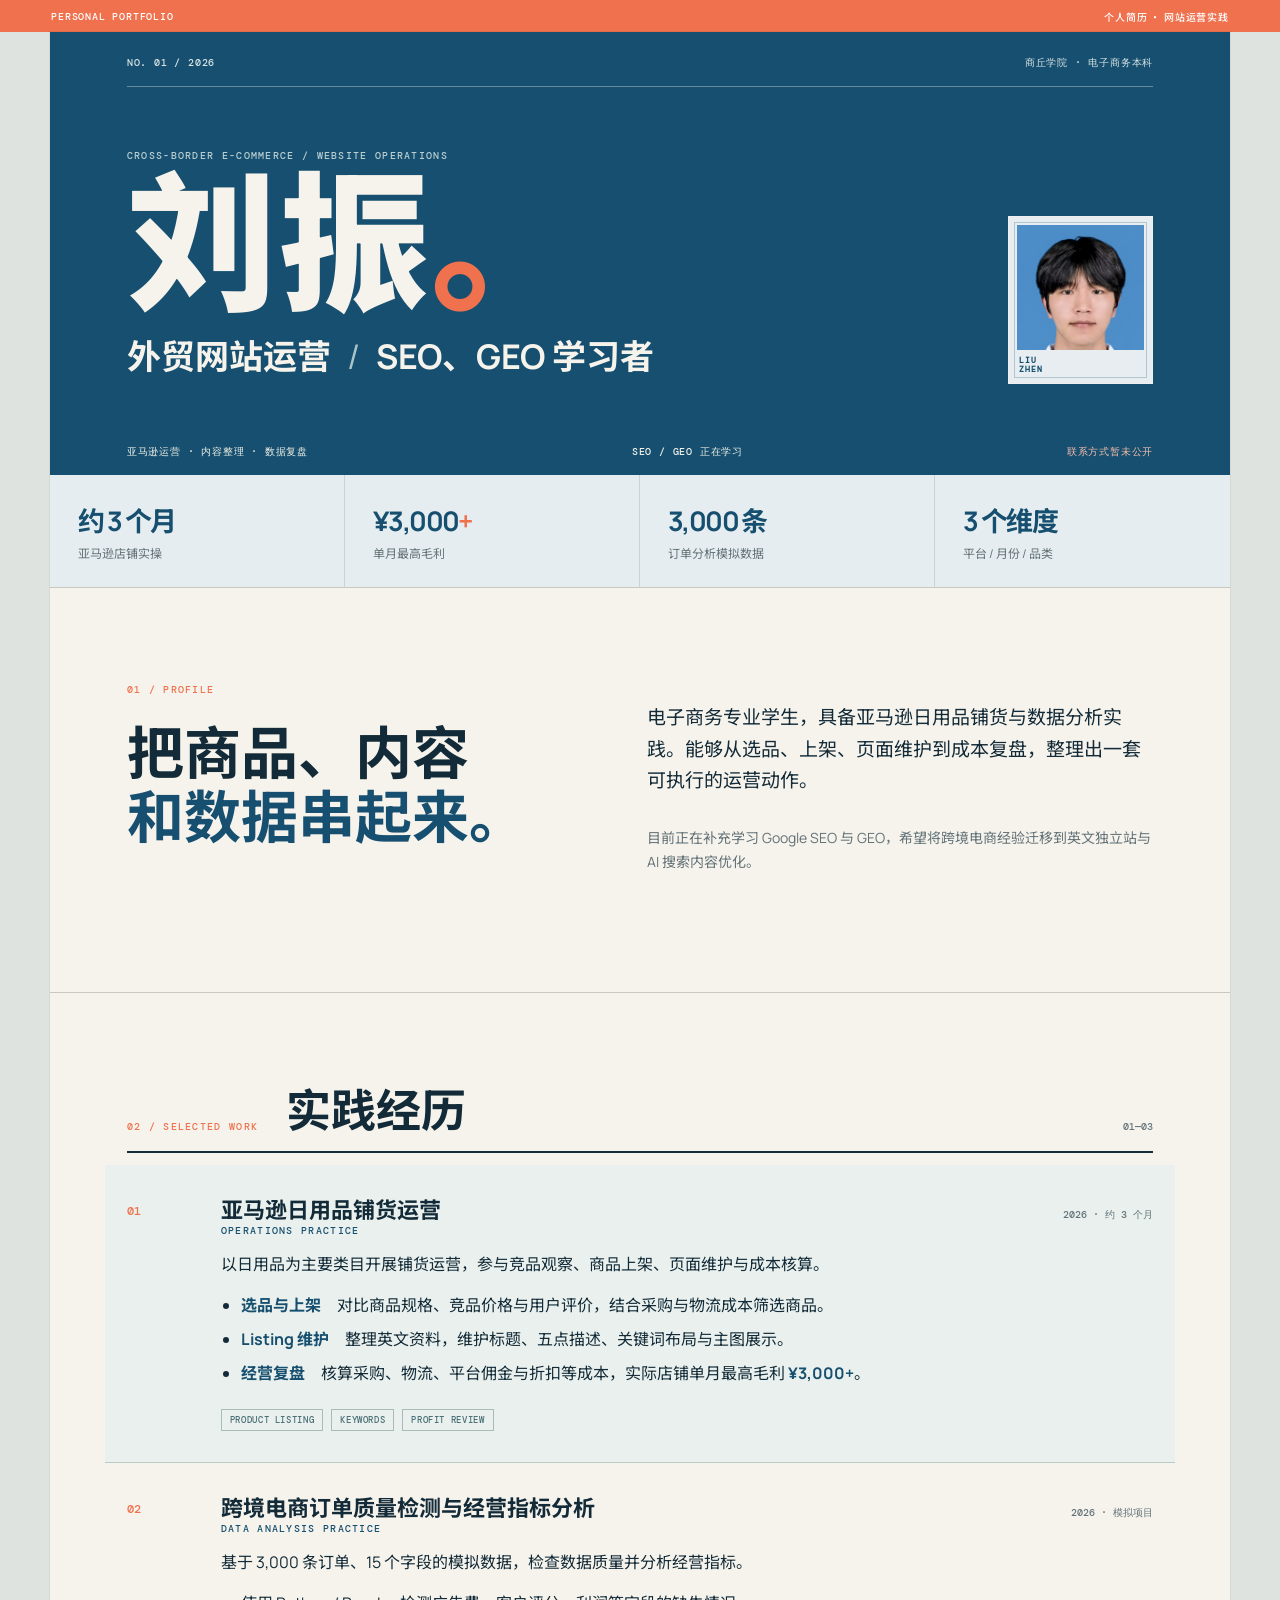
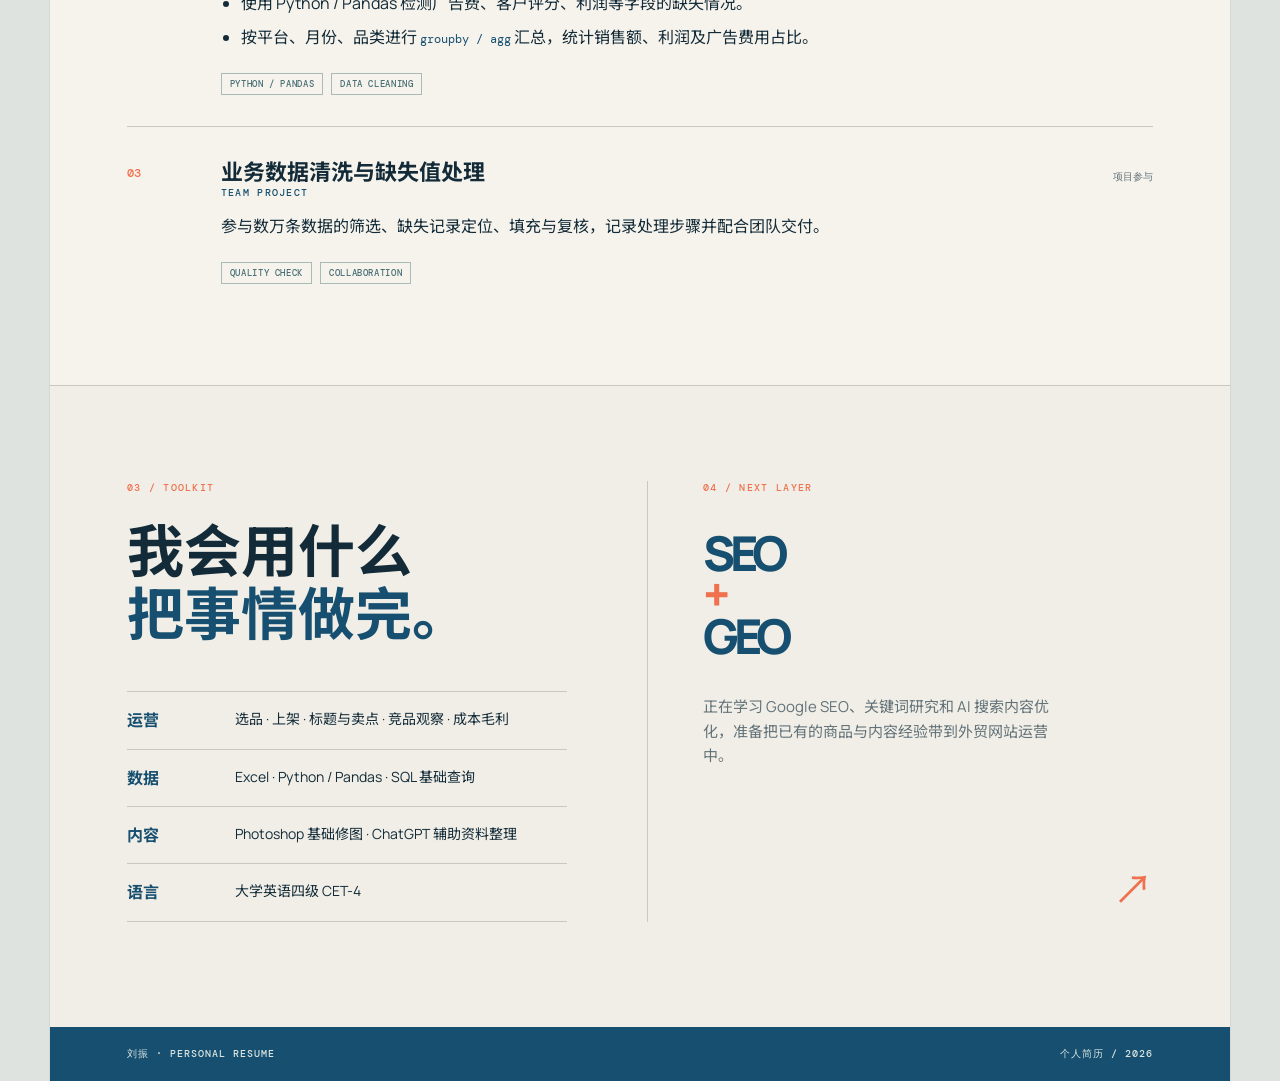
<file: index.html>
<!doctype html>
<html lang="zh-CN"><head><meta charset="utf-8"><meta name="viewport" content="width=device-width, initial-scale=1"><title>刘振｜外贸网站运营 / SEO、GEO 学习者</title><meta name="description" content="刘振的外贸网站运营求职简历，具备亚马逊跨境电商、内容整理与数据分析实践，正在学习 Google SEO 与 GEO。"><link rel="stylesheet" href="resume.css"></head>
<body><div class="draft"><span>PERSONAL PORTFOLIO</span><strong>个人简历 · 网站运营实践</strong></div><main class="page"><header class="masthead"><div class="masthead-top"><span class="issue">NO. 01 / 2026</span><span>商丘学院 · 电子商务本科</span></div><div class="identity"><div><p class="kicker">CROSS-BORDER E-COMMERCE / WEBSITE OPERATIONS</p><h1>刘振<span>。</span></h1><p class="role">外贸网站运营 <i>/</i> SEO、GEO 学习者</p></div><div class="portrait-wrap"><img class="portrait" src="resume-portrait.png" alt="刘振证件照"><small>LIU<br>ZHEN</small></div></div><div class="header-bottom"><span>亚马逊运营 · 内容整理 · 数据复盘</span><span>SEO / GEO 正在学习</span><span class="private">联系方式暂未公开</span></div></header>
<section class="signal-row"><div><strong>约 3 个月</strong><span>亚马逊店铺实操</span></div><div><strong>¥3,000<span>+</span></strong><span>单月最高毛利</span></div><div><strong>3,000 条</strong><span>订单分析模拟数据</span></div><div><strong>3 个维度</strong><span>平台 / 月份 / 品类</span></div></section>
<section class="intro grid"><div><p class="label">01 / PROFILE</p><h2>把商品、内容<br><em>和数据串起来。</em></h2></div><div class="intro-copy"><p>电子商务专业学生，具备亚马逊日用品铺货与数据分析实践。能够从选品、上架、页面维护到成本复盘，整理出一套可执行的运营动作。</p><p class="quiet">目前正在补充学习 Google SEO 与 GEO，希望将跨境电商经验迁移到英文独立站与 AI 搜索内容优化。</p></div></section>
<section class="work"><div class="section-head"><p class="label">02 / SELECTED WORK</p><h2>实践经历</h2><span>01—03</span></div><article class="work-item primary-work"><div class="index">01</div><div><div class="work-title"><h3>亚马逊日用品铺货运营</h3><time>2026 · 约 3 个月</time></div><p class="sub">OPERATIONS PRACTICE</p><p>以日用品为主要类目开展铺货运营，参与竞品观察、商品上架、页面维护与成本核算。</p><ul><li><b>选品与上架</b>　对比商品规格、竞品价格与用户评价，结合采购与物流成本筛选商品。</li><li><b>Listing 维护</b>　整理英文资料，维护标题、五点描述、关键词布局与主图展示。</li><li><b>经营复盘</b>　核算采购、物流、平台佣金与折扣等成本，实际店铺单月最高毛利 <strong>¥3,000+</strong>。</li></ul><div class="chips"><span>PRODUCT LISTING</span><span>KEYWORDS</span><span>PROFIT REVIEW</span></div></div></article><article class="work-item"><div class="index">02</div><div><div class="work-title"><h3>跨境电商订单质量检测与经营指标分析</h3><time>2026 · 模拟项目</time></div><p class="sub">DATA ANALYSIS PRACTICE</p><p>基于 3,000 条订单、15 个字段的模拟数据，检查数据质量并分析经营指标。</p><ul><li>使用 Python / Pandas 检测广告费、客户评分、利润等字段的缺失情况。</li><li>按平台、月份、品类进行 <span class="code">groupby / agg</span> 汇总，统计销售额、利润及广告费用占比。</li></ul><div class="chips"><span>PYTHON / PANDAS</span><span>DATA CLEANING</span></div></div></article><article class="work-item"><div class="index">03</div><div><div class="work-title"><h3>业务数据清洗与缺失值处理</h3><time>项目参与</time></div><p class="sub">TEAM PROJECT</p><p>参与数万条数据的筛选、缺失记录定位、填充与复核，记录处理步骤并配合团队交付。</p><div class="chips"><span>QUALITY CHECK</span><span>COLLABORATION</span></div></div></article></section>
<section class="lower grid"><div><p class="label">03 / TOOLKIT</p><h2>我会用什么<br><em>把事情做完。</em></h2><div class="tool-list"><div><b>运营</b><span>选品 · 上架 · 标题与卖点 · 竞品观察 · 成本毛利</span></div><div><b>数据</b><span>Excel · Python / Pandas · SQL 基础查询</span></div><div><b>内容</b><span>Photoshop 基础修图 · ChatGPT 辅助资料整理</span></div><div><b>语言</b><span>大学英语四级 CET-4</span></div></div></div><aside class="next"><p class="label">04 / NEXT LAYER</p><div class="stamp">SEO<br><i>+</i><br>GEO</div><p>正在学习 Google SEO、关键词研究和 AI 搜索内容优化，准备把已有的商品与内容经验带到外贸网站运营中。</p><span class="arrow">↗</span></aside></section><footer><span>刘振 · PERSONAL RESUME</span><span>个人简历 / 2026</span></footer></main></body></html>
</file>
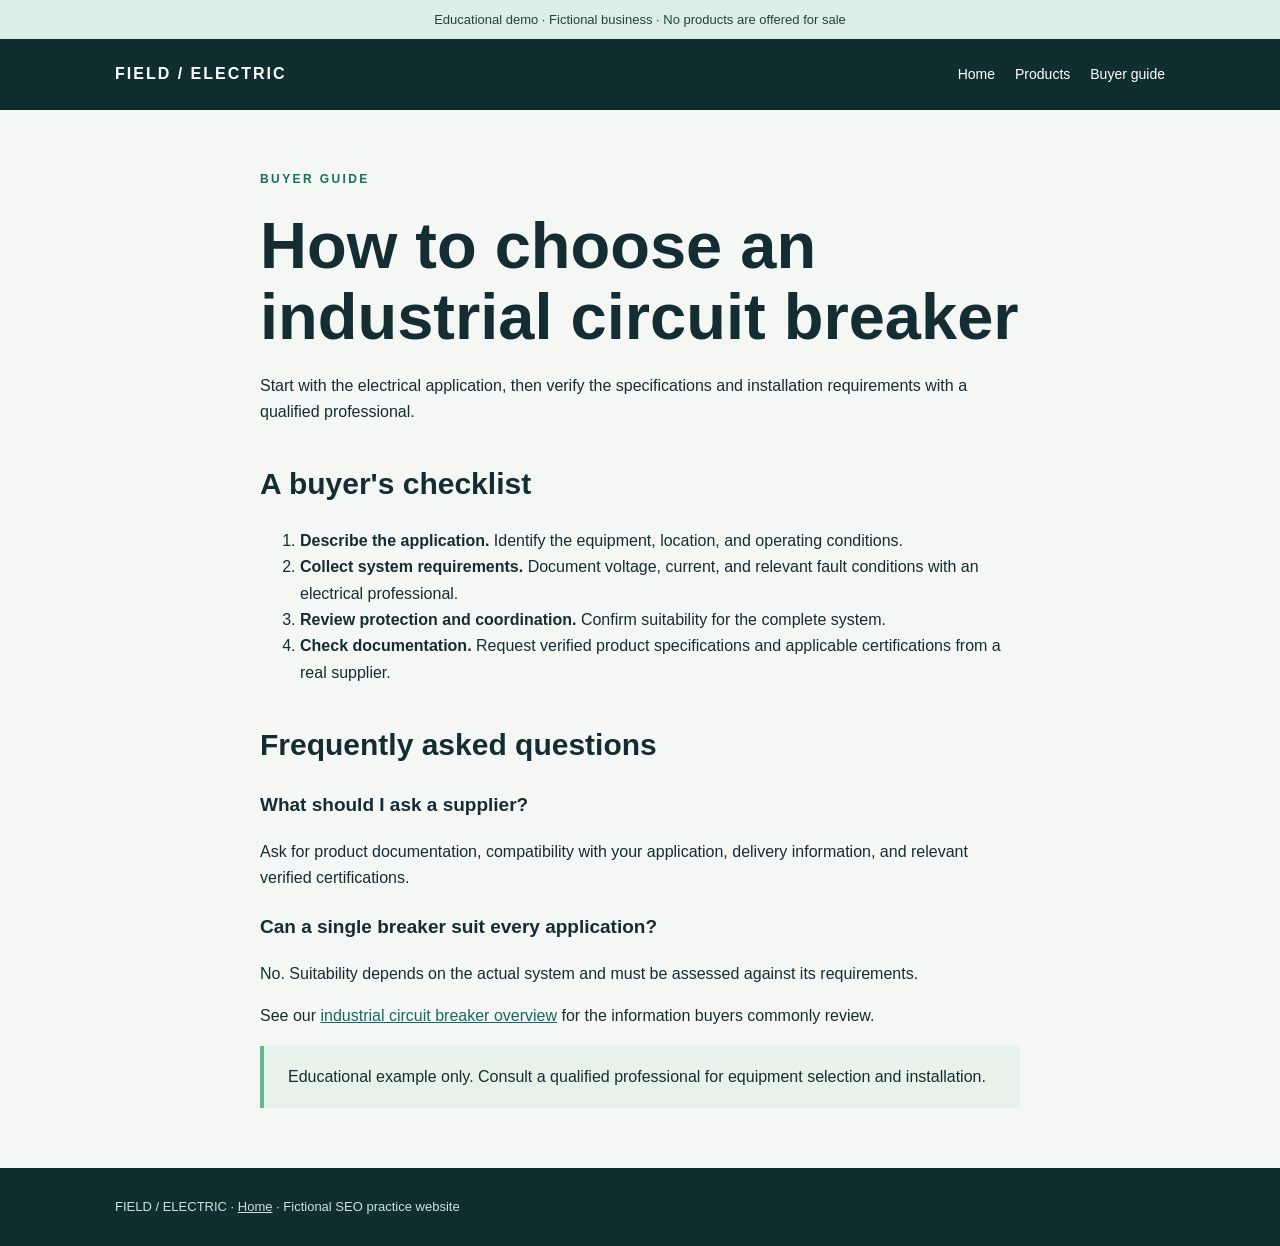
<file: guide.html>
<!doctype html><html lang="en"><head><meta charset="utf-8"><meta name="viewport" content="width=device-width, initial-scale=1"><title>How to Choose an Industrial Circuit Breaker | Buyer Guide</title><meta name="description" content="Learn which questions to ask when selecting an industrial circuit breaker for an electrical application."><link rel="stylesheet" href="style.css"></head><body><div class="notice">Educational demo · Fictional business · No products are offered for sale</div><header><nav><span class="logo">FIELD / ELECTRIC</span><div><a href="index.html">Home</a><a href="products.html">Products</a><a href="guide.html">Buyer guide</a></div></nav></header><main class="wrap section content"><div class="eyebrow" style="color:#147258">Buyer guide</div><h1>How to choose an industrial circuit breaker</h1><p>Start with the electrical application, then verify the specifications and installation requirements with a qualified professional.</p><h2 id="checklist">A buyer's checklist</h2><ol><li><strong>Describe the application.</strong> Identify the equipment, location, and operating conditions.</li><li><strong>Collect system requirements.</strong> Document voltage, current, and relevant fault conditions with an electrical professional.</li><li><strong>Review protection and coordination.</strong> Confirm suitability for the complete system.</li><li><strong>Check documentation.</strong> Request verified product specifications and applicable certifications from a real supplier.</li></ol><h2>Frequently asked questions</h2><h3>What should I ask a supplier?</h3><p>Ask for product documentation, compatibility with your application, delivery information, and relevant verified certifications.</p><h3>Can a single breaker suit every application?</h3><p>No. Suitability depends on the actual system and must be assessed against its requirements.</p><p>See our <a href="products.html">industrial circuit breaker overview</a> for the information buyers commonly review.</p><div class="strip">Educational example only. Consult a qualified professional for equipment selection and installation.</div></main><footer><div class="wrap">FIELD / ELECTRIC · <a href="index.html">Home</a> · Fictional SEO practice website</div></footer></body></html>
</file>
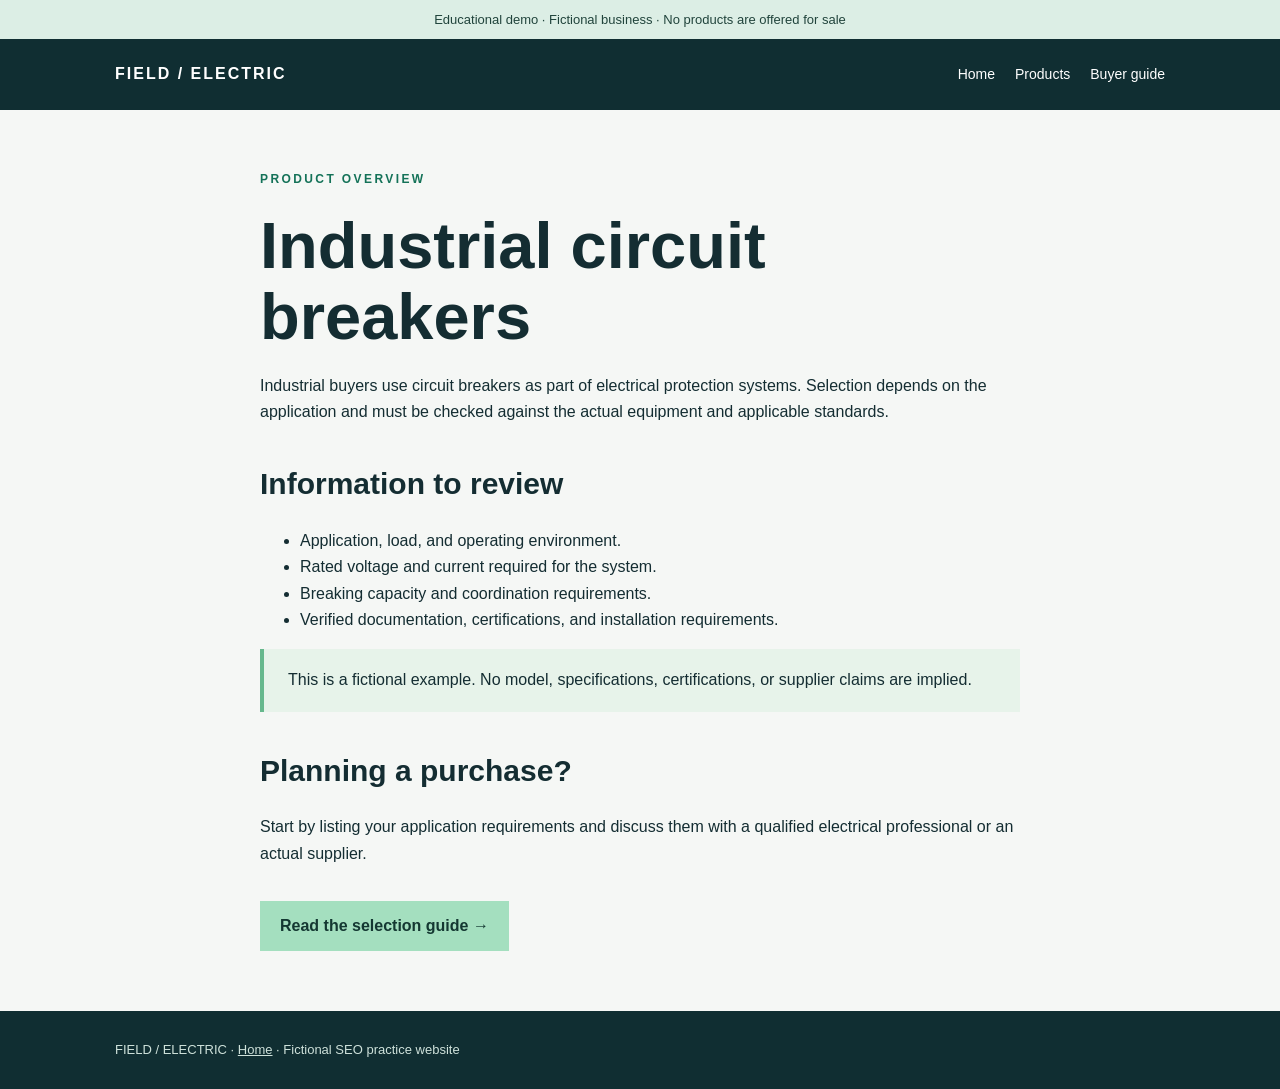
<file: products.html>
<!doctype html><html lang="en"><head><meta charset="utf-8"><meta name="viewport" content="width=device-width, initial-scale=1"><title>Industrial Circuit Breaker Product Overview | Field Electric</title><meta name="description" content="A demo product page explaining what information industrial buyers can review when comparing circuit breakers."><link rel="stylesheet" href="style.css"></head><body><div class="notice">Educational demo · Fictional business · No products are offered for sale</div><header><nav><span class="logo">FIELD / ELECTRIC</span><div><a href="index.html">Home</a><a href="products.html">Products</a><a href="guide.html">Buyer guide</a></div></nav></header><main class="wrap section content"><div class="eyebrow" style="color:#147258">Product overview</div><h1>Industrial circuit breakers</h1><p>Industrial buyers use circuit breakers as part of electrical protection systems. Selection depends on the application and must be checked against the actual equipment and applicable standards.</p><h2>Information to review</h2><ul><li>Application, load, and operating environment.</li><li>Rated voltage and current required for the system.</li><li>Breaking capacity and coordination requirements.</li><li>Verified documentation, certifications, and installation requirements.</li></ul><div class="strip">This is a fictional example. No model, specifications, certifications, or supplier claims are implied.</div><h2>Planning a purchase?</h2><p>Start by listing your application requirements and discuss them with a qualified electrical professional or an actual supplier.</p><a class="button" href="guide.html">Read the selection guide →</a></main><footer><div class="wrap">FIELD / ELECTRIC · <a href="index.html">Home</a> · Fictional SEO practice website</div></footer></body></html>
</file>
<file: resume.css>
@import url('https://fonts.googleapis.com/css2?family=DM+Mono:wght@400;500&family=Manrope:wght@500;600;700;800&family=Noto+Sans+SC:wght@400;500;700;900&display=swap');
.portrait-wrap{position:relative;width:145px;height:168px;border:1px solid rgba(246,243,236,.55);padding:8px;background:#e7edf0}.portrait{display:block;width:100%;height:125px;object-fit:cover;object-position:center top;filter:saturate(.78) contrast(1.04)}.portrait-wrap:after{content:'';position:absolute;inset:5px;border:1px solid rgba(22,79,111,.25);pointer-events:none}.portrait-wrap small{display:block;color:#164f6f;font:700 8px/1.15 'DM Mono',monospace;letter-spacing:.12em;margin:6px 2px 0}
img{max-width:100%;height:auto}@media(max-width:720px){.portrait-wrap{width:90px;height:112px;padding:6px}.portrait{height:78px}.portrait-wrap small{font-size:6px;margin:5px 1px 0}}
:root{--paper:#f6f3ec;--ink:#132b38;--blue:#164f6f;--orange:#ef714d;--line:#c9c9bd;--muted:#627278;font-family:Manrope,'Noto Sans SC',sans-serif;color:var(--ink);background:#dfe3df;line-height:1.65}*{box-sizing:border-box}body{margin:0}.draft{height:32px;display:flex;justify-content:space-between;align-items:center;padding:0 4vw;background:var(--orange);color:white;font:500 10px 'DM Mono',monospace;letter-spacing:.08em}.draft strong{font-family:'Noto Sans SC',sans-serif;font-weight:500}.page{max-width:1180px;margin:0 auto;background:var(--paper);box-shadow:0 0 0 1px rgba(0,0,0,.05)}.masthead{padding:24px 6vw 0;background:var(--blue);color:var(--paper)}.masthead-top,.header-bottom{display:flex;justify-content:space-between;gap:20px;border-bottom:1px solid rgba(246,243,236,.35);padding-bottom:16px;color:#d9e5e5;font:500 10px 'DM Mono',monospace;letter-spacing:.08em}.identity{display:flex;justify-content:space-between;align-items:flex-end;padding:62px 0 45px}.kicker,.label,.sub{font:500 10px 'DM Mono',monospace;letter-spacing:.13em;text-transform:uppercase}.kicker{color:#b8ced1;margin:0 0 18px}.identity h1{font-size:clamp(75px,12vw,150px);line-height:.82;letter-spacing:-.12em;margin:0;font-weight:900}.identity h1 span{color:var(--orange);letter-spacing:0}.role{font-size:clamp(20px,3vw,34px);font-weight:700;margin:25px 0 0}.role i{color:#a9c4c9;font-style:normal;font-weight:400;margin:0 9px}.monogram{position:relative;border:1px solid rgba(246,243,236,.5);width:145px;height:145px;display:flex;align-items:center;padding:18px;font-size:58px;font-weight:800;letter-spacing:-.12em}.monogram:after{content:'';position:absolute;inset:10px;border:1px solid rgba(246,243,236,.27)}.monogram small{position:absolute;right:14px;bottom:18px;font:500 8px/1.2 'DM Mono',monospace;letter-spacing:.1em}.header-bottom{border-bottom:0;padding:16px 0;color:#f0f1e7}.private{color:#f6bdac}.signal-row{display:grid;grid-template-columns:repeat(4,1fr);background:#e6edf0;border-bottom:1px solid var(--line)}.signal-row>div{padding:24px 28px;border-right:1px solid rgba(19,43,56,.13)}.signal-row>div:last-child{border:0}.signal-row strong{display:block;color:var(--blue);font-size:27px;letter-spacing:-.06em}.signal-row strong span{color:var(--orange)}.signal-row span{display:block;color:var(--muted);font-size:12px}.grid{display:grid;grid-template-columns:1fr 1.15fr;gap:80px}.intro{padding:95px 6vw 105px;border-bottom:1px solid var(--line)}.label{color:var(--orange);margin:0}.intro h2,.lower h2{font-size:clamp(34px,5vw,57px);line-height:1.12;letter-spacing:-.09em;margin:25px 0 0}.intro h2 em,.lower h2 em{font-style:normal;color:var(--blue)}.intro-copy{max-width:560px;font-size:19px}.intro-copy .quiet{font-size:14px;color:var(--muted);margin-top:30px}.work{padding:95px 6vw 70px}.section-head{display:flex;align-items:flex-end;gap:28px;border-bottom:2px solid var(--ink);padding-bottom:18px;margin-bottom:12px}.section-head h2{font-size:45px;letter-spacing:-.08em;line-height:1;margin:0}.section-head>span{margin-left:auto;color:var(--muted);font:500 10px 'DM Mono',monospace}.work-item{display:grid;grid-template-columns:70px 1fr;gap:24px;padding:31px 0;border-bottom:1px solid var(--line)}.work-item:last-child{border-bottom:0}.work-item.primary-work{background:#e9f0ed;margin:0 -22px;padding:31px 22px;border-bottom:1px solid #b9ccc7}.index{font:500 12px 'DM Mono',monospace;color:var(--orange);padding-top:7px}.work-title{display:flex;justify-content:space-between;gap:20px;align-items:baseline}.work-title h3{font-size:22px;line-height:1.3;margin:0;letter-spacing:-.05em}.work-title time{color:var(--muted);font:500 10px 'DM Mono',monospace;white-space:nowrap}.sub{color:var(--blue);margin:7px 0 17px}.work-item p{margin:0 0 14px}.work-item ul{margin:0;padding-left:20px}.work-item li{margin:8px 0}.work-item b,.work-item strong{color:var(--blue)}.code{font-family:'DM Mono',monospace;font-size:12px;color:var(--blue)}.chips{display:flex;gap:8px;flex-wrap:wrap;margin-top:22px}.chips span{border:1px solid #a9bbb8;color:#4a7076;padding:4px 8px;font:500 9px 'DM Mono',monospace;letter-spacing:.07em}.lower{padding:95px 6vw 105px;border-top:1px solid var(--line);background:#f0eee7}.tool-list{margin-top:45px;border-top:1px solid var(--line)}.tool-list div{display:grid;grid-template-columns:88px 1fr;gap:20px;padding:15px 0;border-bottom:1px solid var(--line)}.tool-list b{color:var(--blue);font-size:16px}.tool-list span{font-size:14px}.next{position:relative;border-left:1px solid var(--line);padding-left:55px}.stamp{font:800 48px/.87 Manrope,sans-serif;letter-spacing:-.1em;color:var(--blue);margin:38px 0}.stamp i{color:var(--orange);font-style:normal}.next>p:not(.label){max-width:360px;color:var(--muted);font-size:15px}.arrow{position:absolute;right:0;bottom:0;color:var(--orange);font-size:40px}footer{display:flex;justify-content:space-between;padding:20px 6vw;background:var(--blue);color:#dbe6e3;font:500 10px 'DM Mono',monospace;letter-spacing:.1em}@media(max-width:720px){.draft{padding:0 18px;font-size:8px}.draft span{display:none}.masthead{padding:18px 22px 0}.masthead-top{font-size:8px}.masthead-top span:last-child{display:none}.identity{padding:52px 0 35px}.identity h1{font-size:82px}.role{font-size:19px}.monogram{width:90px;height:90px;font-size:38px;padding:10px}.monogram small{font-size:6px;right:7px;bottom:10px}.header-bottom{font-size:8px;gap:10px;flex-wrap:wrap}.header-bottom .private{width:100%}.signal-row{grid-template-columns:repeat(2,1fr)}.signal-row>div{padding:18px}.signal-row strong{font-size:22px}.signal-row span{font-size:10px}.grid{grid-template-columns:1fr;gap:38px}.intro,.lower{padding:65px 22px 72px}.intro-copy{font-size:17px}.work{padding:65px 22px 50px}.section-head h2{font-size:37px}.work-item{grid-template-columns:33px 1fr;gap:12px;padding:26px 0}.work-item.primary-work{margin:0 -10px;padding:26px 10px}.work-title{display:block}.work-title h3{font-size:20px}.work-title time{display:block;margin-top:8px}.work-item p,.work-item li{font-size:14px}.next{border-left:0;border-top:1px solid var(--line);padding:40px 0 0}.tool-list div{grid-template-columns:70px 1fr;gap:10px;font-size:13px}footer{padding:18px 22px;display:block}footer span{display:block;margin:4px 0}}

.identity h1{letter-spacing:.015em}.signal-row strong span{display:inline;color:var(--orange)}

.signal-row strong span{font-size:inherit;letter-spacing:inherit}.intro h2,.lower h2,.section-head h2,.work-title h3{letter-spacing:0}
</file>
<file: style.css>
:root{font-family:Arial,sans-serif;color:#142d32;background:#f5f7f5;line-height:1.65}*{box-sizing:border-box}body{margin:0}a{color:#146a60}header{background:#102e32;color:white}nav,.wrap{width:min(1050px,90%);margin:auto}nav{display:flex;justify-content:space-between;align-items:center;gap:24px;padding:22px 0}nav a{color:white;text-decoration:none;margin-left:20px;font-size:14px}.logo{font-weight:bold;letter-spacing:2px}.notice{background:#dceee5;color:#21443c;padding:9px 5%;text-align:center;font-size:13px}.hero{background:#173b3c;color:white;padding:85px 0}.eyebrow{text-transform:uppercase;letter-spacing:.2em;font-size:12px;color:#8ed4b7;font-weight:bold}h1{font-size:clamp(38px,6vw,65px);line-height:1.1;max-width:800px;margin:20px 0}h2{font-size:30px;line-height:1.25}h3{font-size:19px}.lead{max-width:650px;font-size:18px;color:#d2e4dc}.button{display:inline-block;background:#a4dfbf;padding:12px 20px;color:#143832;text-decoration:none;font-weight:bold;margin-top:18px}.section{padding:60px 0}.grid{display:grid;grid-template-columns:repeat(3,1fr);gap:18px}.card{background:white;padding:25px;border:1px solid #d9e6df}.muted{color:#546d68}.content{max-width:760px}.content h2{margin-top:40px}.strip{border-left:4px solid #66b88d;background:#e7f3ea;padding:18px 24px}footer{background:#102e32;color:#cee1da;padding:28px 0;font-size:13px}footer a{color:#cee1da}@media(max-width:650px){nav{align-items:flex-start;flex-direction:column}nav a{margin:0 16px 0 0}.grid{grid-template-columns:1fr}.hero{padding:50px 0}}
</file>
